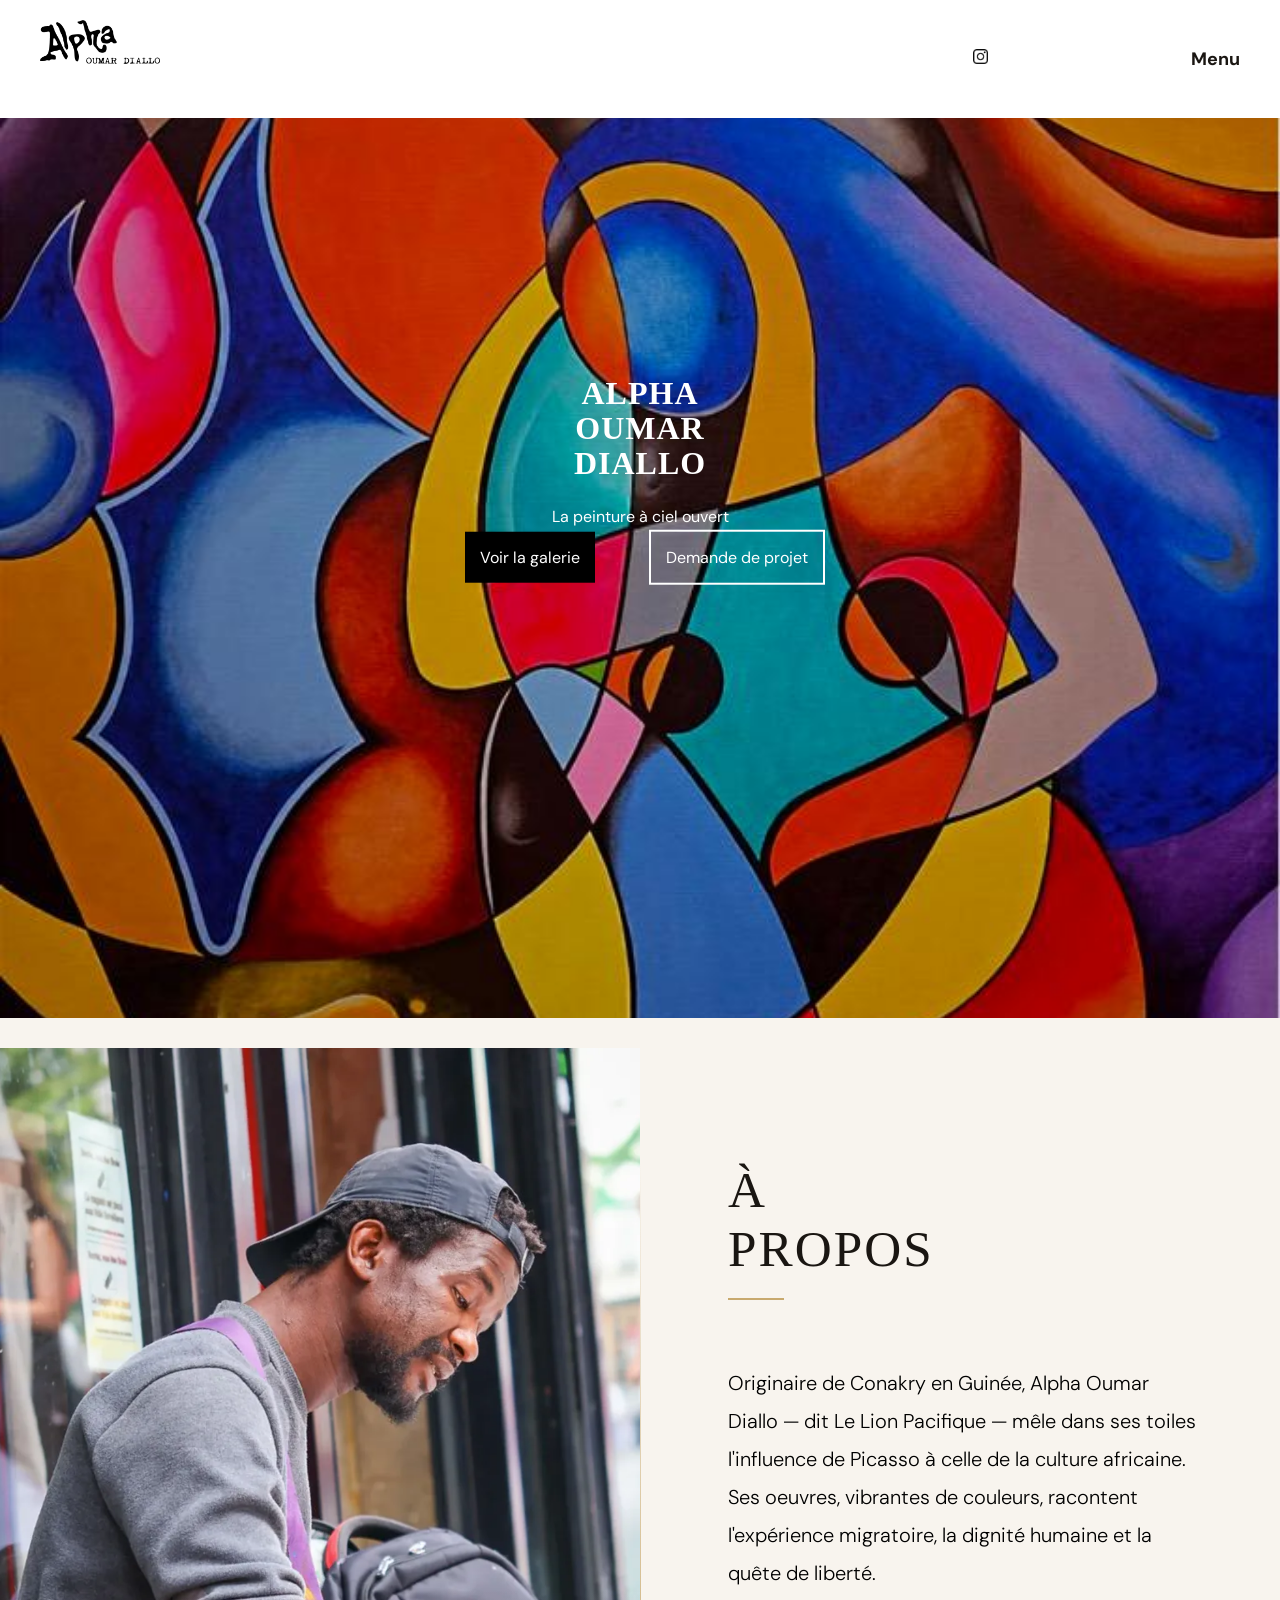
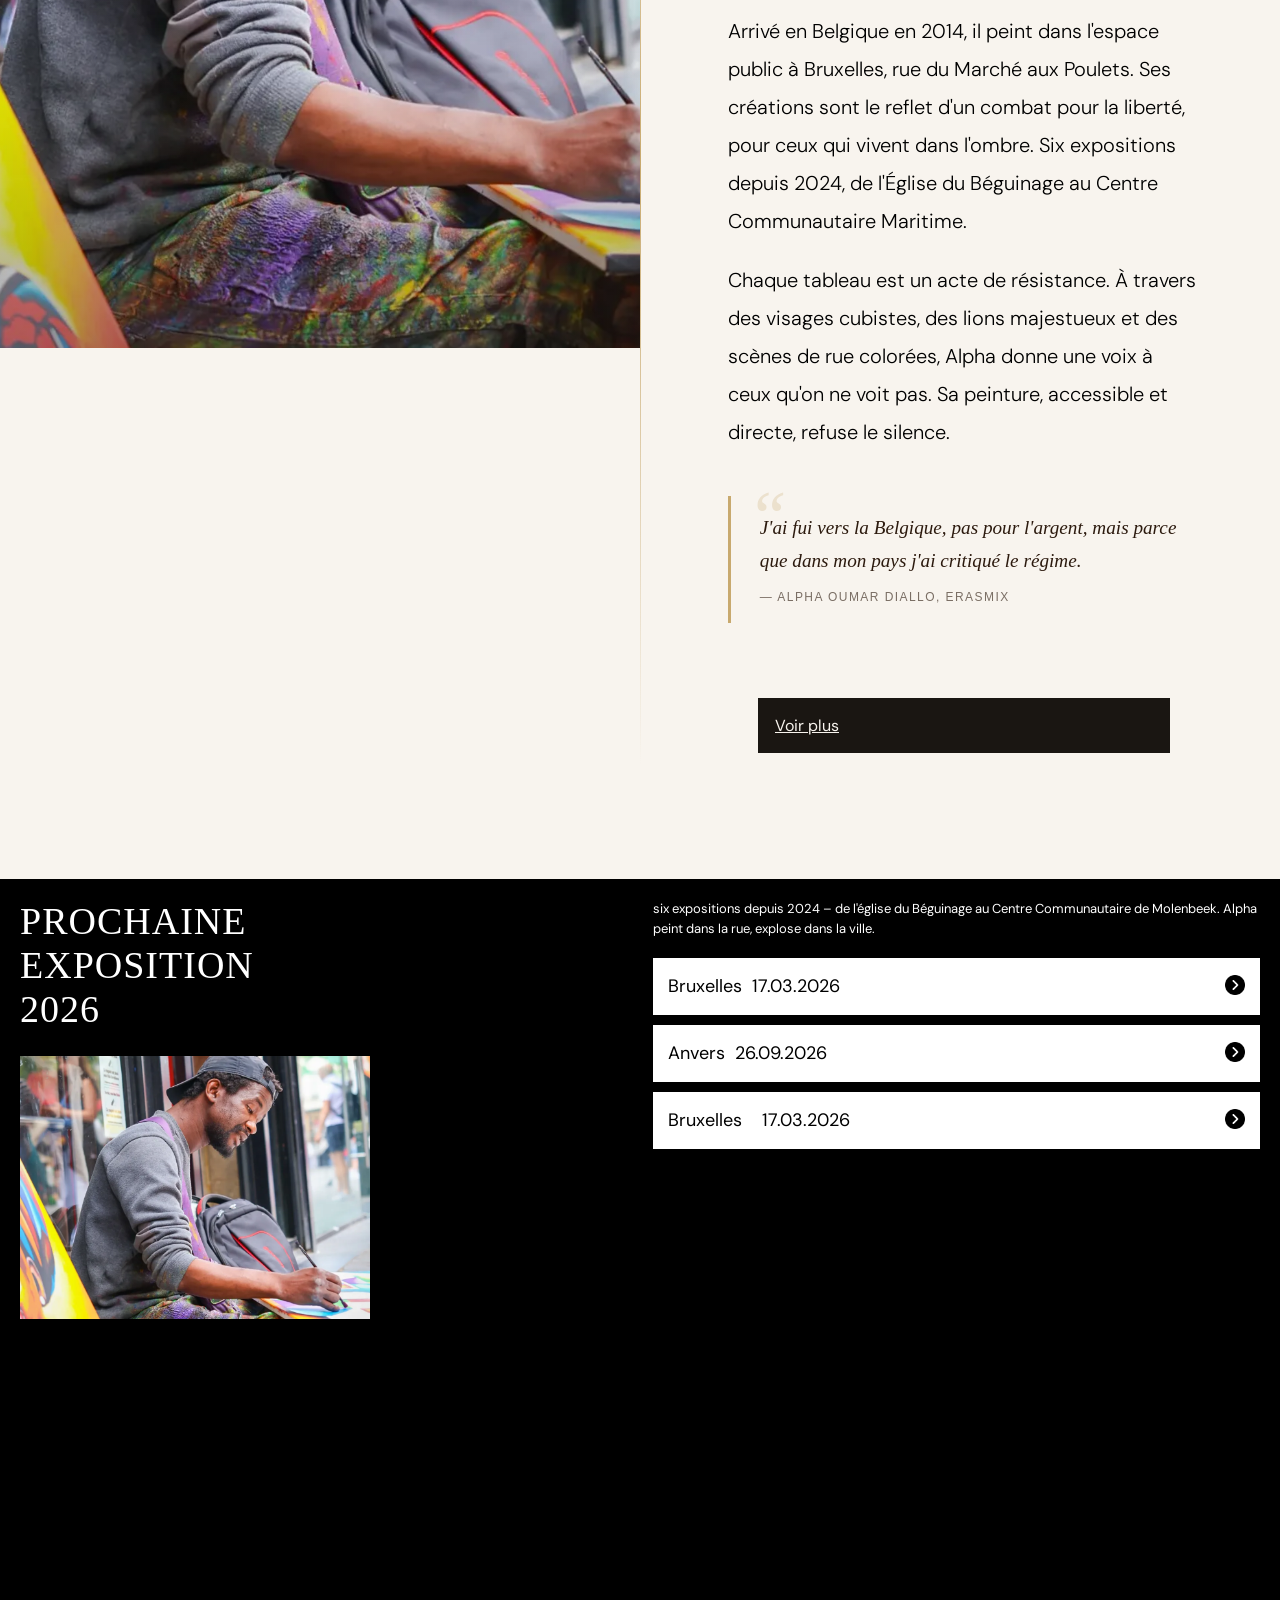
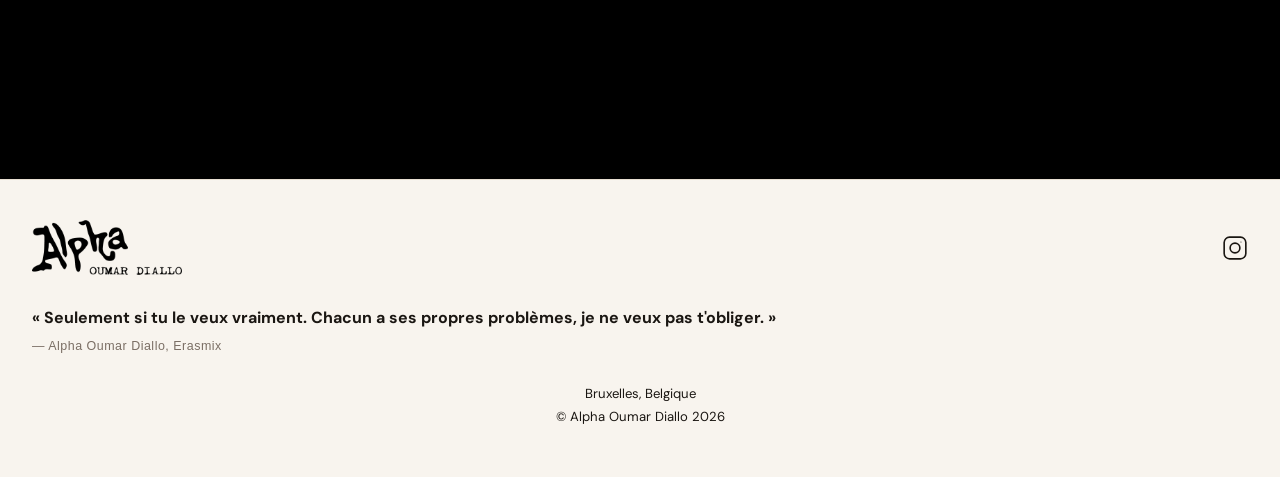
<file: assets/v1/le-lion-pacifique_V1/index.html>
<!DOCTYPE html>
<html lang="fr">
<head>
    <meta charset="UTF-8">
    <meta name="viewport" content="width=device-width, initial-scale=1.0">
    <link rel="stylesheet" href="style.css">
    <title>Lion Pacifique</title>
</head>
<body>
    <!-- Nav bar -->
    <header>
        <div class="container">
            <h1 class="logo">
                <img src="asset/logo.png" alt="Logo Alpha"></h1>

                <span></span>
                <span></span>
                <span></span>

                <a href="https://www.instagram.com/alpha_lion_pacifique/reels/" target="blank"><img src="asset/logo-insta.png" alt="Lien instagram" class="logo-insta"></a>
                
                <input type="checkbox" id="menu-toggle">
                <label for="menu-toggle" class="menu-btn">Menu</label>
                <ul class="menu">
                    <li><a href="galerie.html">Galerie</a></li>
                    <li><a href="biographie.html">Biographie</a></li>
                    <li><a href="#">Projet</a></li>
                </ul>
    
        </div>
    </header>

     <!-- Section Hero -->
    <div class="hero">
        
        <div class="hero-content">
            <h1>ALPHA OUMAR DIALLO</h1>
            <p>La peinture à ciel ouvert</p>

            <div class="socials">
                <a href="galerie.html" class="btn btn1">Voir la galerie</a>
                <a href="https://www.instagram.com/alpha_lion_pacifique/" class="btn">Demande de projet</a>
            </div>
        </div>
    </div>

    <!-- Section about -->
    <section class="about">

        <!-- LEFT: stacked images -->
        <div class="about_image">
          <div class="img-top">
            <img src="asset/artist-street-brussels.webp" alt="Alpha Oumar Diallo peignant dans la rue">
          </div>
        </div>
    
        <!-- RIGHT: text -->
        <div class="about_content">
    
          <h1>À Propos</h1>
    
          <div class="about_text">
            <p>Originaire de Conakry en Guinée, Alpha Oumar Diallo — dit Le Lion Pacifique — mêle dans ses toiles
              l'influence de Picasso à celle de la culture africaine. Ses oeuvres, vibrantes de couleurs,
              racontent l'expérience migratoire, la dignité humaine et la quête de liberté.</p>
    
            <p>Arrivé en Belgique en 2014, il peint dans l'espace public à Bruxelles, rue du Marché aux Poulets.
              Ses créations sont le reflet d'un combat pour la liberté, pour ceux qui vivent dans l'ombre. Six
              expositions depuis 2024, de l'Église du Béguinage au Centre Communautaire Maritime.</p>
    
            <p>Chaque tableau est un acte de résistance. À travers des visages cubistes, des lions majestueux et
              des scènes de rue colorées, Alpha donne une voix à ceux qu'on ne voit pas. Sa peinture, accessible
              et directe, refuse le silence.</p>
          </div>
    
          <blockquote class="about_quote">
            J'ai fui vers la Belgique, pas pour l'argent, mais parce que dans mon pays j'ai critiqué le régime.
            <footer>— Alpha Oumar Diallo, Erasmix</footer>
          </blockquote>
    
          <a href="biographie.html" class="btn btn--dark">Voir plus</a>
    
        </div>
    
      </section>

          <!-- Section Expo     Nawfal -->
    <section class="section_background_color">
        
        <div class="content">
            <div class="left">
                <h1>prochaine exposition 2026</h1>
                <img src="asset/artist-street-brussels.webp" alt="photo del'artiste dans la rue à Bruxelles">
            </div>
            <div class="right">
                <p>six expositions depuis 2024 – de l'église du Béguinage au Centre Communautaire de Molenbeek. Alpha peint dans la rue, explose dans la ville.</p>
                <div class="expositions">
                    <div class="expo">
                      <div class="definir_LD"> 
                        <p>Bruxelles </p> <p>17.03.2026 </p>
                        </div> 
                        <div><a href=""><img src="asset/next.png" alt="flèches"> </a></div>
                    </div>
                    <div class="expo">
                      <div class="definir_LD"> 
                        <p>Anvers </p> <p>26.09.2026 </p>
                        </div> 
                        <div><a href=""><img src="asset/next.png" alt="flèches"> </a></div>

                        
                      </div>
                    <div class="expo">
                      <div class="definir_LD">  
                        <p>Bruxelles </p><span> <a href="asset/barre.jpg"></a></span> <p>17.03.2026 </p>
                        </div> 
                        <div><a href=""><img src="asset/next.png" alt="flèches"> </a></div>

                    </div>
                </div>
            </div>
        </div>

    </section>


    <footer class="site-footer">

        <!-- Footer left -->
        <div class="footer-top">
          <div class="footer-logo">
            <img src="asset/logo.png" alt="Logo Alpha Oumar Diallo">
          </div>
          <a href="https://www.instagram.com/alpha_lion_pacifique/" class="footer-instagram" target="_blank"
            aria-label="Instagram">
            <svg xmlns="http://www.w3.org/2000/svg" width="26" height="26" viewBox="0 0 24 24" fill="none"
              stroke="currentColor" stroke-width="1.5" stroke-linecap="round" stroke-linejoin="round">
              <rect x="2" y="2" width="20" height="20" rx="5" ry="5" />
              <circle cx="12" cy="12" r="4.5" />
              <circle cx="17.5" cy="6.5" r="0.5" fill="currentColor" stroke="none" />
            </svg>
          </a>
        </div>
    
        <!-- Footer centre -->
        <div class="footer-quote-block">
          <blockquote class="footer-quote">
            <strong>« Seulement si tu le veux vraiment. Chacun a ses propres problèmes, je ne veux pas t'obliger. »</strong>
          </blockquote>
          <cite class="footer-cite">— Alpha Oumar Diallo, Erasmix</cite>
        </div>
    
        <!-- Footer right -->
        <div class="footer-bottom">
          <p>Bruxelles, Belgique</p>
          <p>© Alpha Oumar Diallo 2026</p>
        </div>
    
      </footer>
</body>
</html>
</file>
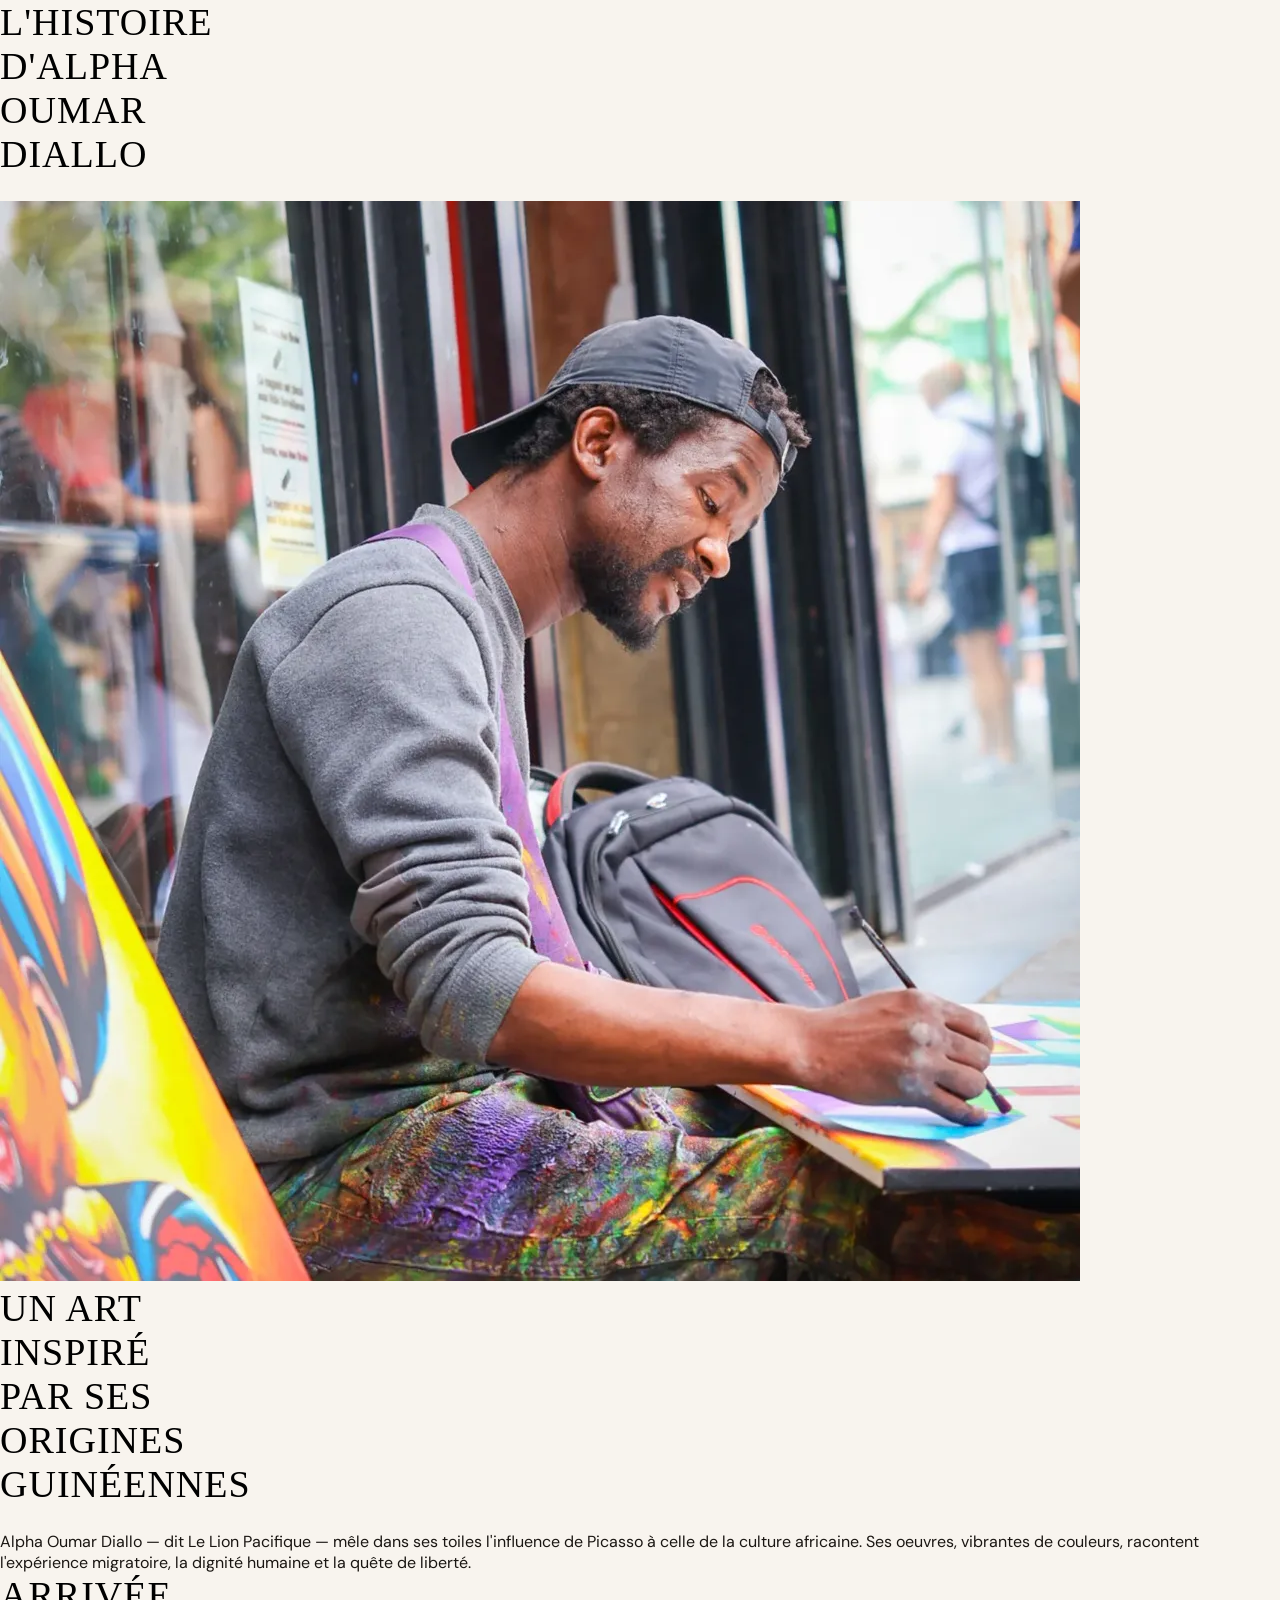
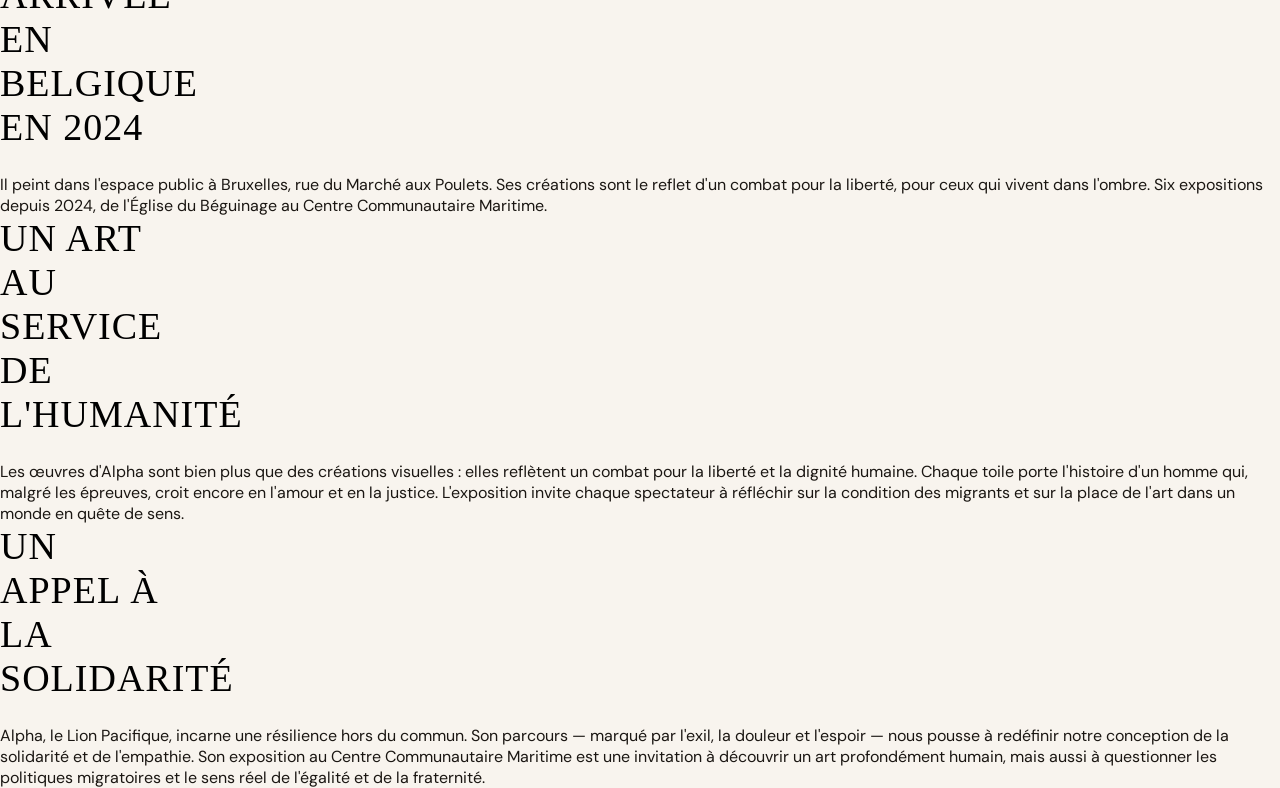
<file: assets/v1/le-lion-pacifique_V1/biographie.html>
<!DOCTYPE html>
<html lang="fr">

<head>
    <meta charset="UTF-8">
    <meta name="viewport" content="width=device-width, initial-scale=1.0">
    <link rel="stylesheet" href="style.css">
    <title>Biographie</title>
</head>

<body>
    <section>
        <h1 class="galerie">L'HISTOIRE D'ALPHA OUMAR DIALLO</h1>
        <img src="asset/artist-street-brussels.webp" alt="Alpha Oumar Diallo peignant dans la rue">
        <h1 class="galerie">Un art inspiré par ses origines guinéennes</h1>
        <p>Alpha Oumar Diallo — dit Le Lion Pacifique — mêle dans ses toiles l'influence de Picasso à celle de la
            culture africaine. Ses oeuvres, vibrantes de couleurs, racontent l'expérience migratoire, la dignité humaine
            et la quête de liberté.</p>
        <h1 class="galerie">Arrivée en Belgique en 2024</h1>
        <p>Il peint dans l'espace public à Bruxelles, rue du Marché aux Poulets. Ses créations sont le reflet d'un
            combat pour la liberté, pour ceux qui vivent dans l'ombre. Six expositions depuis 2024, de l'Église du
            Béguinage au Centre Communautaire Maritime.</p>
        <h1 class="galerie">Un art au service de l'humanité</h1>
        <p>Les œuvres d'Alpha sont bien plus que des créations visuelles : elles reflètent un combat pour la liberté et
            la dignité humaine. Chaque toile porte l'histoire d'un homme qui, malgré les épreuves, croit encore en
            l'amour et en la justice. L'exposition invite chaque spectateur à réfléchir sur la condition des migrants et
            sur la place de l'art dans un monde en quête de sens.</p>
        <h1 class="galerie">Un appel à la solidarité</h1>
        <p>Alpha, le Lion Pacifique, incarne une résilience hors du commun. Son parcours — marqué par l'exil, la douleur
            et l'espoir — nous pousse à redéfinir notre conception de la solidarité et de l'empathie. Son exposition au
            Centre Communautaire Maritime est une invitation à découvrir un art profondément humain, mais aussi à
            questionner les politiques migratoires et le sens réel de l'égalité et de la fraternité.</p>
    </section>
</body>

</html>
</file>
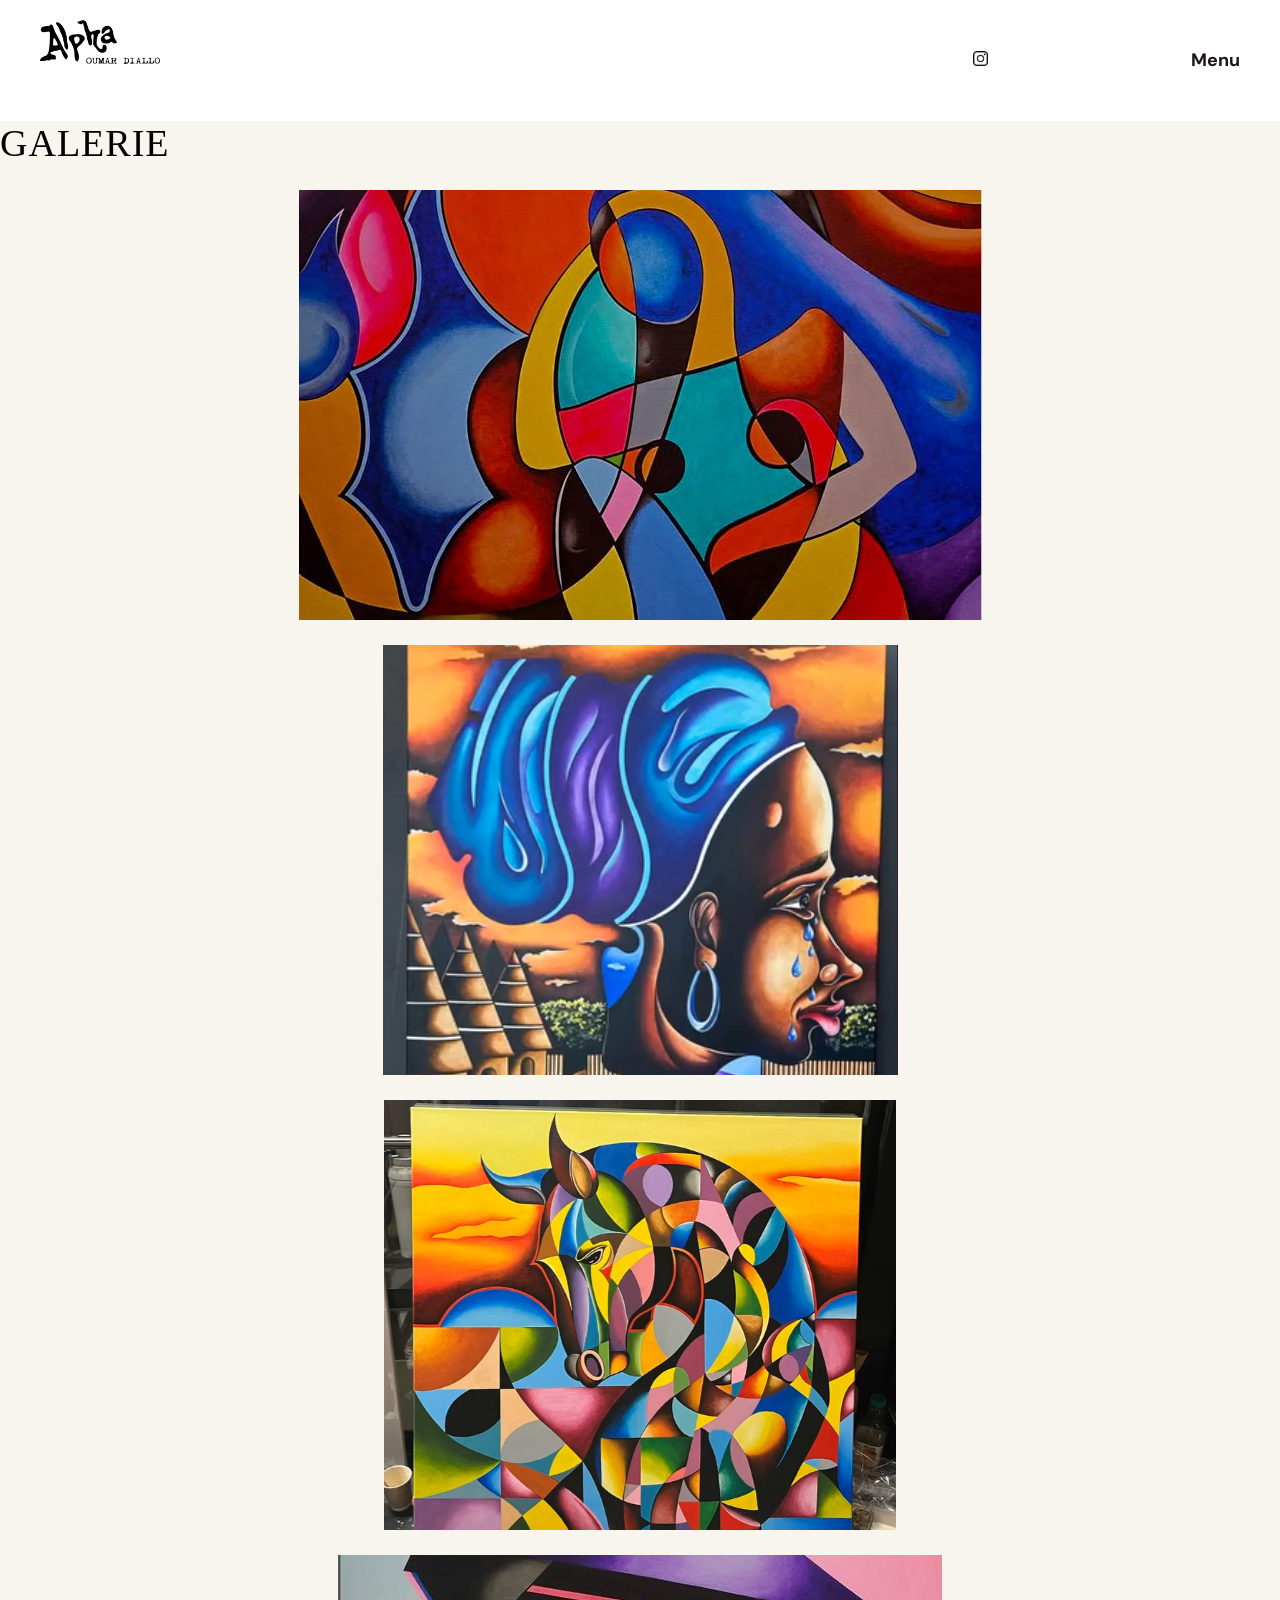
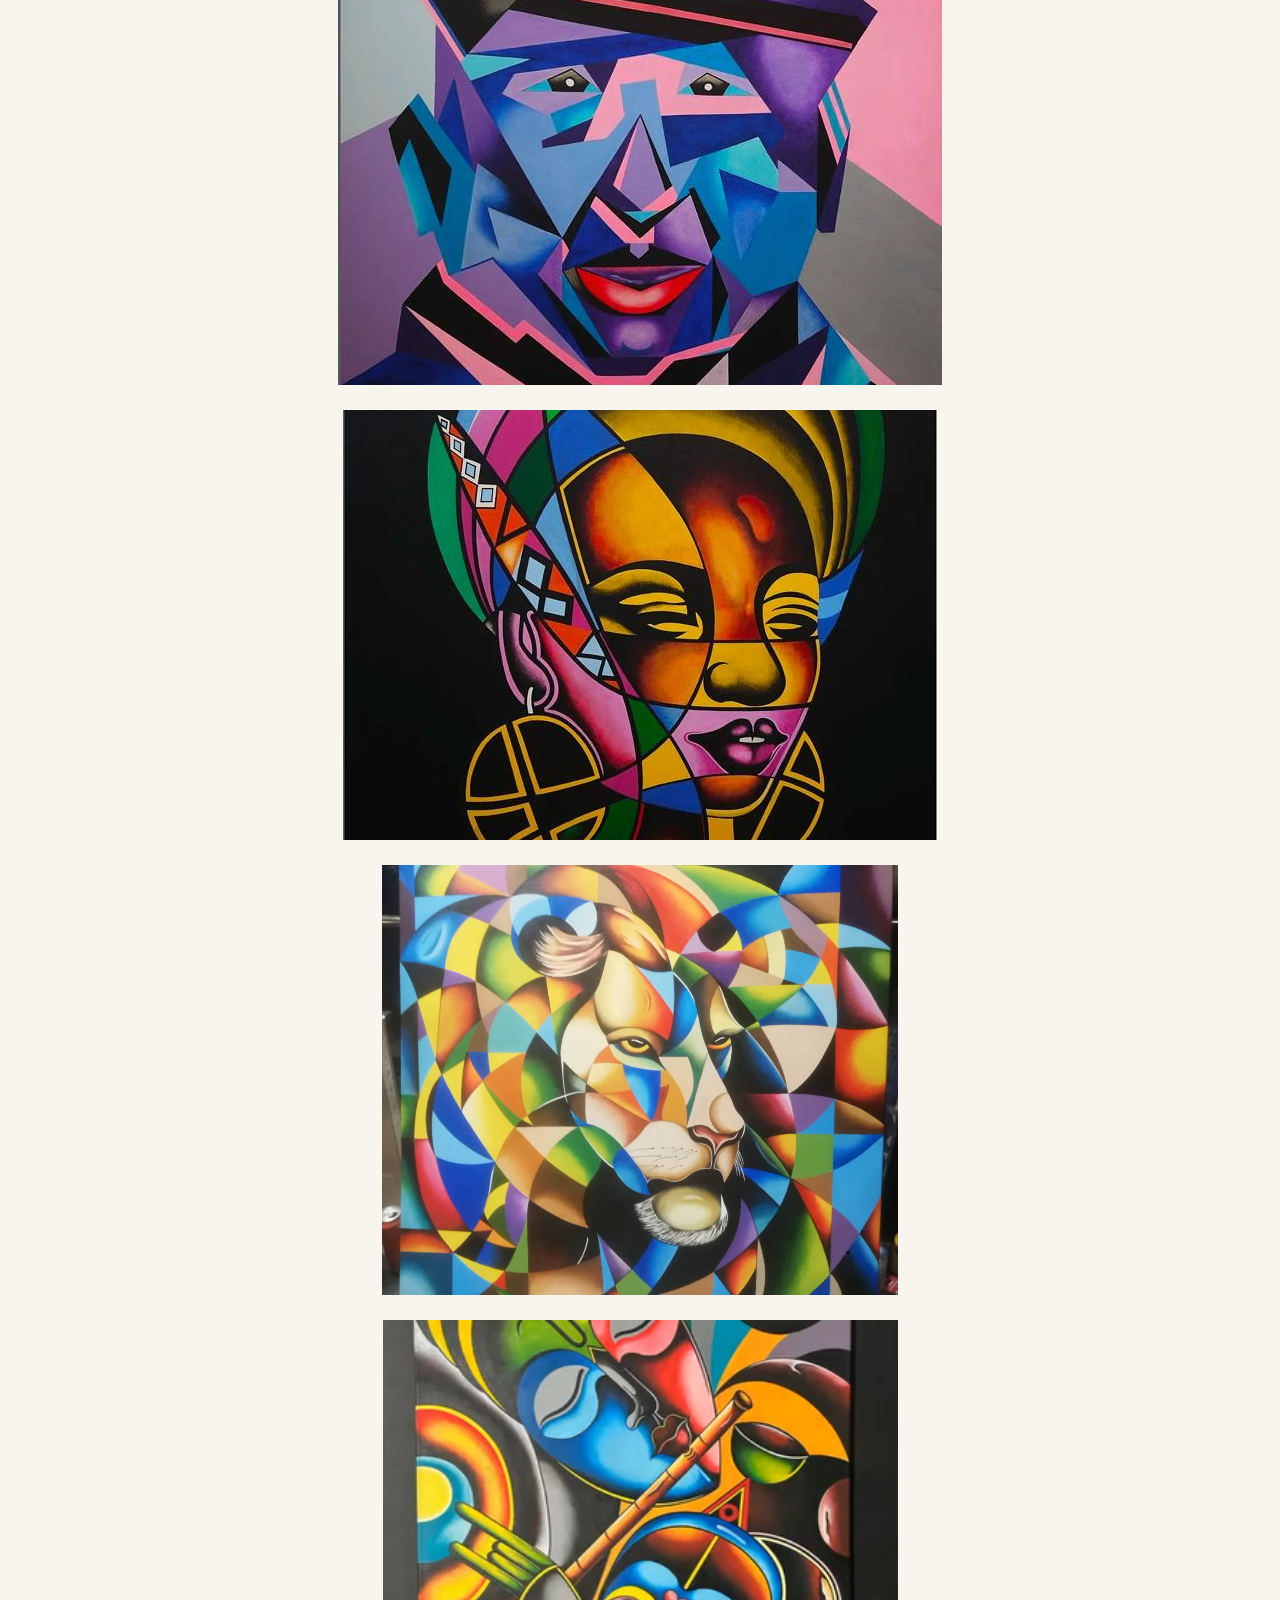
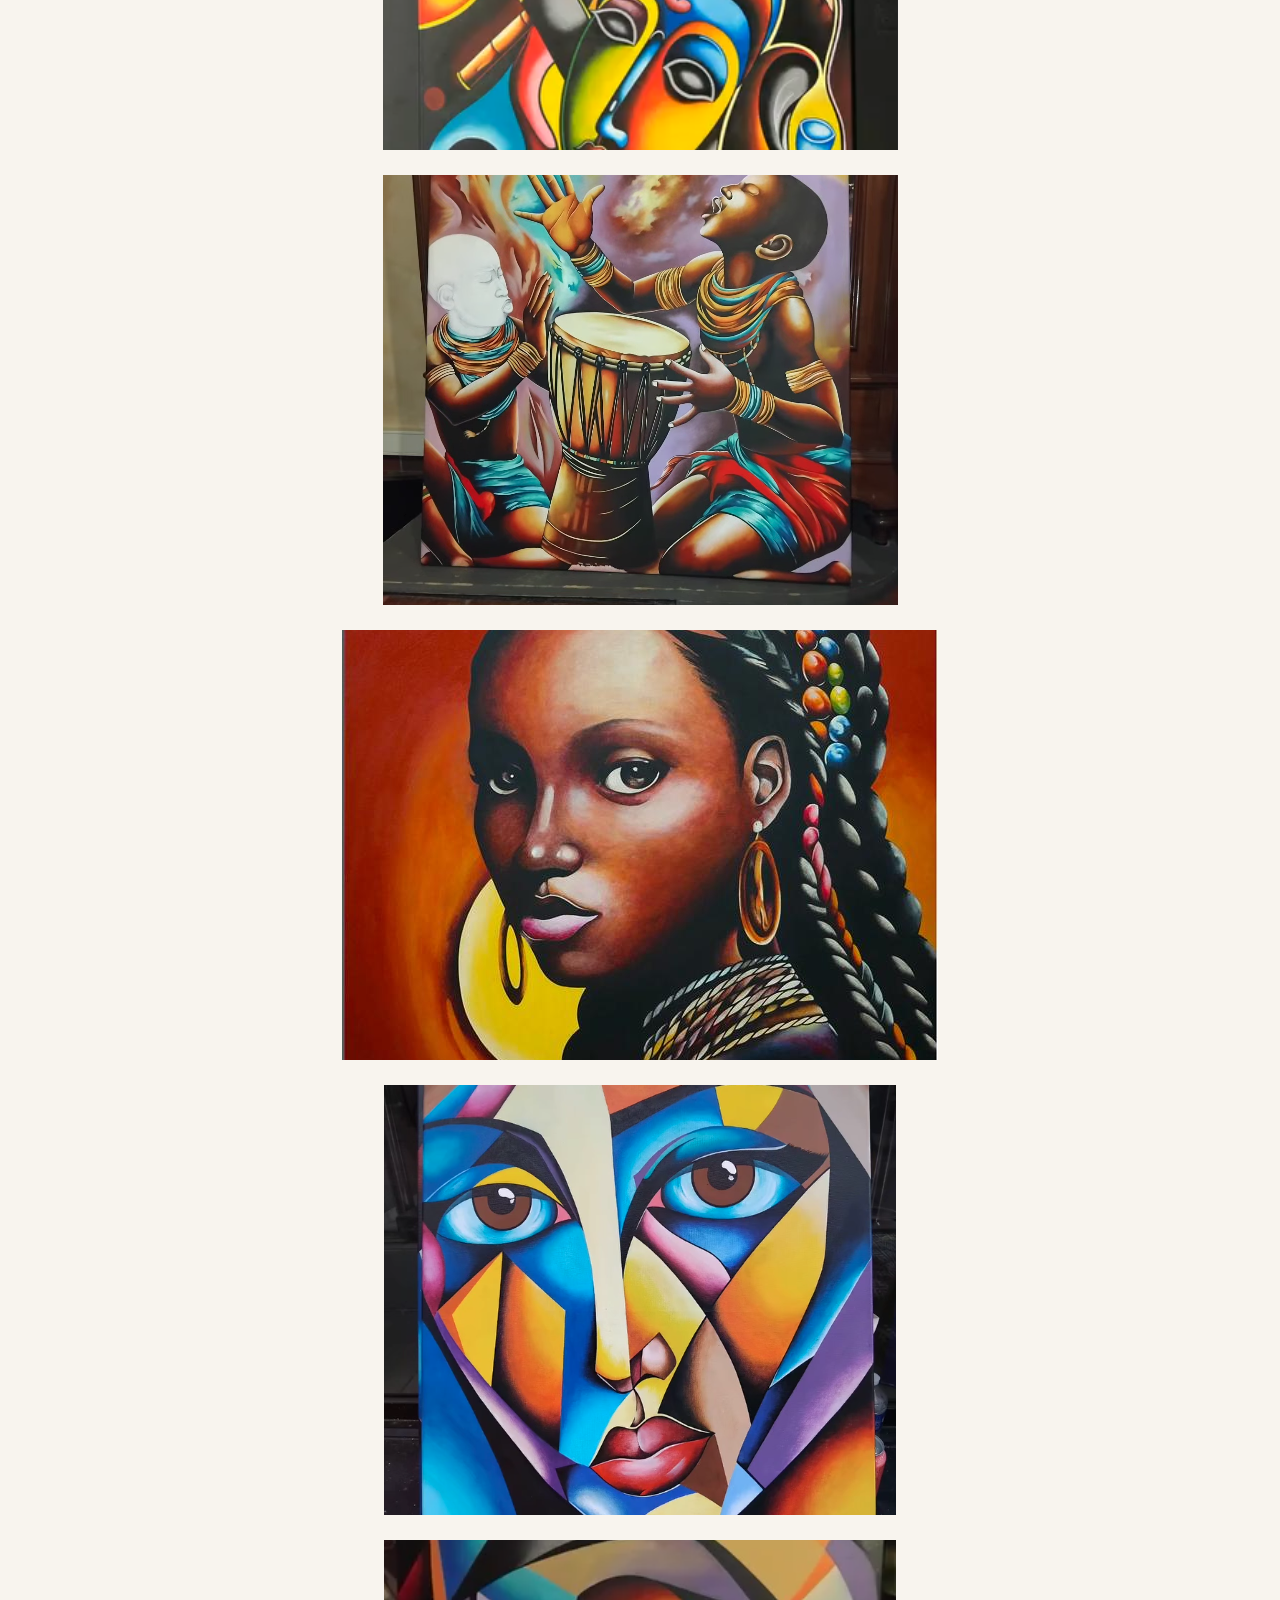
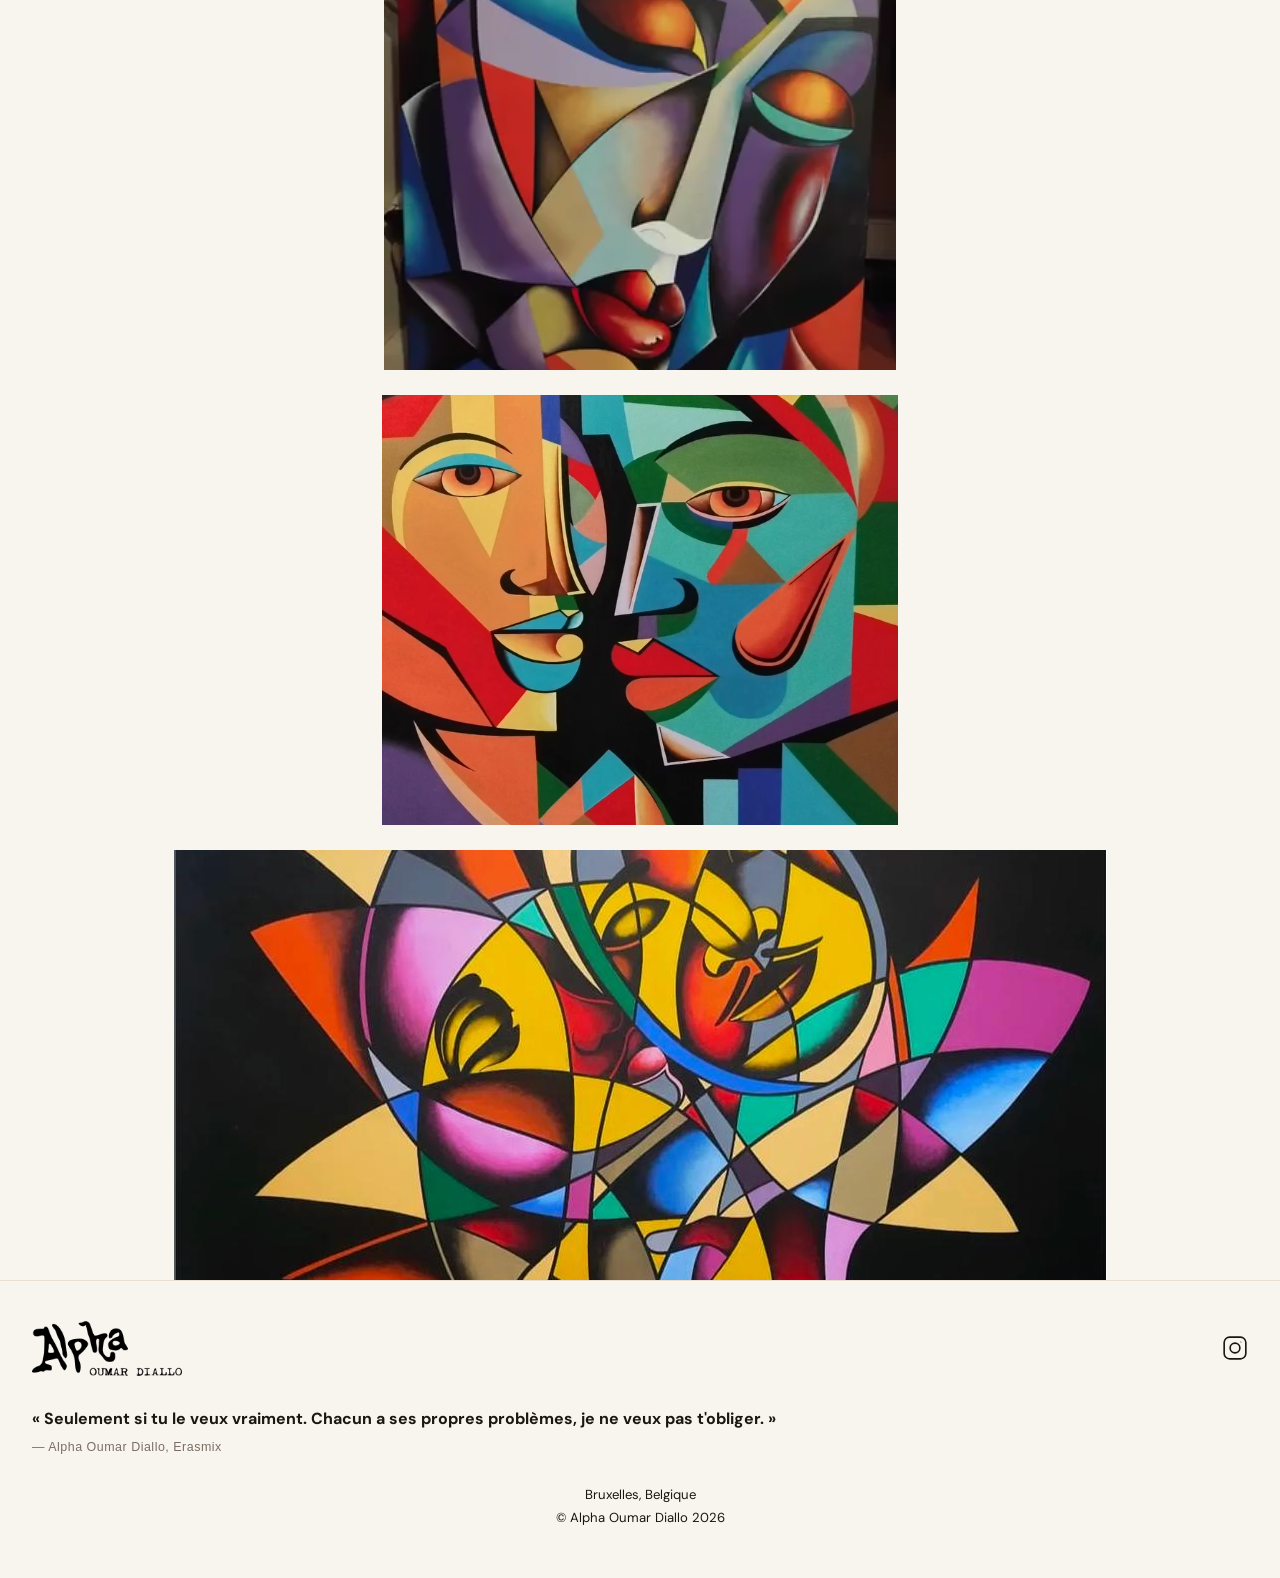
<file: assets/v1/le-lion-pacifique_V1/galerie.html>
<!DOCTYPE html>
<html lang="fr">
<head>
    <meta charset="UTF-8">
    <meta name="viewport" content="width=device-width, initial-scale=1.0">
    <link rel="stylesheet" href="style.css">
    <title>Document</title>
</head>
<body>
    <header>
        <div class="container">
            <h1 class="logo">
                <a href="index.html"><img src="asset/logo.png" alt="Logo Alpha"></a></h1>

                <span></span>
                <span></span>
                <span></span>

                <a href="https://www.instagram.com/alpha_lion_pacifique/reels/" target="blank"><img src="asset/logo-insta.png" alt="Lien instagram" class="logo-insta"></a>
                
                <input type="checkbox" id="menu-toggle">
                <label for="menu-toggle" class="menu-btn">Menu</label>
                <ul class="menu">
                    <li><a href="#">Galerie</a></li>
                    <li><a href="#">Biographie</a></li>
                    <li><a href="#">Projet</a></li>
                </ul>
    
        </div>
    </header>
    
    <!-- Galerie-->
    <h1 class="galerie">GALERIE</h1>
    <div class="galerie-grid">
        <div ><img src="asset/image3.jpeg" alt=""></div>
        <div ><img src="asset/oeuvre-afrique-larme.png" alt=""></div>
        <div ><img src="asset/oeuvre-cheval.png" alt=""></div>
        <div ><img src="asset/oeuvre-femme-turban.jpeg" alt=""></div>
        <div ><img src="asset/oeuvre-geometrique-rose.jpeg" alt=""></div>
        <div ><img src="asset/oeuvre-lion.png" alt=""></div>
        <div ><img src="asset/oeuvre-musicien-flute.png" alt=""></div>
        <div ><img src="asset/oeuvre-musiciens.png" alt=""></div>
        <div ><img src="asset/oeuvre-portrait-femme.jpeg" alt=""></div>
        <div ><img src="asset/oeuvre-visage-bleu.png" alt=""></div>
        <div ><img src="asset/oeuvre-visage-sombre.png" alt=""></div>
        <div ><img src="asset/oeuvre-visages-duo.png" alt=""></div>
        <div ><img src="asset/oeuvre-visages-fleur.jpeg" alt=""></div>
    </div>


    <footer class="site-footer">

        <!-- Footer left -->
        <div class="footer-top">
          <div class="footer-logo">
            <img src="asset/logo.png" alt="Logo Alpha Oumar Diallo">
          </div>
          <a href="https://www.instagram.com/alpha_lion_pacifique/" class="footer-instagram" target="_blank"
            aria-label="Instagram">
            <svg xmlns="http://www.w3.org/2000/svg" width="26" height="26" viewBox="0 0 24 24" fill="none"
              stroke="currentColor" stroke-width="1.5" stroke-linecap="round" stroke-linejoin="round">
              <rect x="2" y="2" width="20" height="20" rx="5" ry="5" />
              <circle cx="12" cy="12" r="4.5" />
              <circle cx="17.5" cy="6.5" r="0.5" fill="currentColor" stroke="none" />
            </svg>
          </a>
        </div>
    
        <!-- Footer centre -->
        <div class="footer-quote-block">
          <blockquote class="footer-quote">
            <strong>« Seulement si tu le veux vraiment. Chacun a ses propres problèmes, je ne veux pas t'obliger. »</strong>
          </blockquote>
          <cite class="footer-cite">— Alpha Oumar Diallo, Erasmix</cite>
        </div>
    
        <!-- Footer right -->
        <div class="footer-bottom">
          <p>Bruxelles, Belgique</p>
          <p>© Alpha Oumar Diallo 2026</p>
        </div>
    
      </footer>
</body>
</html>
</file>
<file: assets/v1/le-lion-pacifique_V1/style.css>
@import url('https://fonts.googleapis.com/css2?family=DM+Sans:ital,opsz,wght@0,9..40,100..1000;1,9..40,100..1000&display=swap');

/* reset */
*{
    margin:0;
    padding:0;
    box-sizing:border-box;
    font-family: "DM Sans", sans-serif;
}

header{
    background:white;
    padding:20px;
}

/* ligne logo + menu */
.container{
    max-width:1200px;
    margin:auto;
    display:flex;
    justify-content:space-between;
    align-items:center;
    flex-wrap:wrap;
}

/* logo */
.logo img{
    width:120px;
}
.logo-insta {
    width: 15px;
}

/* nav reste à droite */
nav{
    display:flex;
    flex-direction:column;
    align-items:flex-end;
}

/* cacher checkbox */
#menu-toggle{
    display:none;
}

/* bouton menu */
.menu-btn{
    cursor:pointer;
    font-weight:bold;
    font-size:18px;
}

/* menu caché */
.menu{
    display:none;
    list-style:none;
    width:100%;
    margin-top:15px;
}

/* menu ouvert */
#menu-toggle:checked + .menu-btn + .menu{
    display:flex;
    justify-content:center;
    gap:60px;
}

/* liens */
.menu a{
    text-decoration:none;
    color:black;
    font-size:16px;
}


.hero {
    height: 100vh;
    background-image: url("asset/image3.jpeg");
    background-size: cover;
    background-position: center;
    color: white;
    display: flex;
    align-items: center;
    justify-content: center;
    margin-bottom: 30px;
}
nav a {
    margin-left: 20px;
    text-decoration: none;
    color: white;
    font-weight: bold;
    text-transform: uppercase;
}


.hero-content {
    top: 50%;
    left: 10%;
    transform: translateY(-50%);
    max-width: 600px;
    display: flex;
    align-items: center;
    justify-content: center;
    flex-direction: column;
}

.hero-content h1 {
    font-size: 32px;
    font-weight: bold;
    line-height: 1.1;
    align-items: center;
    justify-content: center;
    flex-direction: column;
    text-align: center;
    
}

.socials {
    margin-top: 20px;
}

.socials a {
    margin-right: 20px;
    text-decoration: none;
    color: white;
}

.btn {
    border: solid 2px white;
    padding: 15px;
    margin: 30px;
}
.btn1{
    background-color: black;
    border: black;
}

:after {
    box-sizing: border-box;
    margin: 0;
    padding: 0;
}
:root {
    --ink: #1a1612;
    --cream: #f8f4ee;
    --warm: #e8dfd2;
    --gold: #c8a96e;
    --muted: #7a6e64;
    --accent: #2c1a0e;
}

body {
    background-color: var(--cream);
    color: var(--ink);
    font-family: 'Cormorant Garamond', serif;
    min-height: 100vh;
    overflow-x: hidden;
}

/* ── SECTION WRAPPER ── */
.about {
    display: grid;
    grid-template-columns: 1fr 1fr;
    min-height: 100vh;
}

/* ── LEFT : IMAGES ── */
.about_image {
    position: sticky;
    top: 0;
    height: 100vh;
    overflow: hidden;
    display: grid;
}

.about_image img {
    width: 100%;
    height: 100%;
    object-fit: cover;
    display: block;
    transition: transform 0.8s ease;
}

.about_image img:hover {
    transform: scale(1.03);
}

.img-top {
    position: relative;
}

.img-top::after {
    content: '';
    position: absolute;
    inset: 0;
    background: linear-gradient(180deg, transparent 60%, rgba(26, 22, 18, 0.35) 100%);
    pointer-events: none;
}

.img-bottom {
    filter: brightness(0.88) saturate(1.15);
}

/* ── RIGHT : CONTENT ── */
.about_content {
    padding: 7rem 5rem 6rem 5.5rem;
    display: flex;
    flex-direction: column;
    gap: 2.4rem;
    position: relative;
}

/* Decorative vertical rule */
.about_content::before {
    content: '';
    position: absolute;
    left: 0;
    top: 8%;
    bottom: 8%;
    width: 1px;
    background: linear-gradient(180deg, transparent, var(--gold), transparent);
}

/* ── HEADING ── */
.about_content h1 {
    font-family: 'Playfair Display', serif;
    font-size: clamp(2.2rem, 4vw, 3.4rem);
    font-weight: 400;
    letter-spacing: 0.04em;
    color: var(--ink);
    position: relative;
    padding-bottom: 1.4rem;
}

.about_content h1::after {
    content: '';
    position: absolute;
    bottom: 0;
    left: 0;
    width: 3.5rem;
    height: 2px;
    background: var(--gold);
}

/* ── BODY TEXT ── */
.about_text p {
    font-size: clamp(1.2rem, 1.6vw, 1.25rem);
    font-weight: 300;
    line-height: 1.9;
    color: black;
}

.about_text p+p {
    margin-top: 1.3rem;
}

/* ── BLOCKQUOTE ── */
.about_quote {
    border-left: 3px solid var(--gold);
    padding: 1rem 0 1rem 1.8rem;
    font-family: 'Playfair Display', serif;
    font-style: italic;
    font-size: clamp(1.05rem, 1.5vw, 1.22rem);
    color: var(--accent);
    line-height: 1.7;
    margin: 0.4rem 0;
    position: relative;
}

.about_quote::before {
    content: '\201C';
    font-size: 4.5rem;
    color: var(--gold);
    opacity: 0.25;
    position: absolute;
    top: -1rem;
    left: 1rem;
    line-height: 1;
    font-family: 'Playfair Display', serif;
}

.about_quote footer {
    margin-top: 0.6rem;
    font-family: 'Instrument Sans', sans-serif;
    font-style: normal;
    font-size: 0.75rem;
    letter-spacing: 0.12em;
    text-transform: uppercase;
    color: var(--muted);
}

/* ── BUTTON ── */
.btn3 {
    display: inline-flex;
    align-items: center;
    gap: 0.7rem;
    padding: 0.9rem 2.2rem;
    font-family: 'Instrument Sans', sans-serif;
    font-size: 0.78rem;
    font-weight: 500;
    letter-spacing: 0.16em;
    text-transform: uppercase;
    text-decoration: none;
    border: 1px solid transparent;
    cursor: pointer;
    transition: background 0.3s, color 0.3s, border-color 0.3s, transform 0.2s;
    align-self: flex-start;
    align-self: stretch;
    justify-content: center;
    margin: 0 -2rem;
}

.btn3::after {
    content: '→';
    font-size: 1rem;
    transition: transform 0.3s;
}

.btn3:hover::after {
    transform: translateX(4px);
}

.btn--dark {
    background: var(--ink);
    color: var(--cream);
    border-color: var(--ink);
}

.btn--dark:hover {
    background: var(--accent);
    border-color: var(--accent);
    transform: translateY(-2px);
}


/* section_background_color : règle globale pour la section principale */
.section_background_color {
    /* fond noir pour contraste fort */
    background-color: black;
    /* texte en blanc pour rester lisible sur fond sombre */
    color: white;
    /* espace intérieur réduit pour tenir dans l'height */
    padding: 20px;
    height: 100vh; /* occupe toute la hauteur de la fenêtre pour un effet plein écran */
    overflow: hidden; /* empêche le contenu de scroller */
}

/* style du titre principal */
h1 {
    /* blanc pour rester visible */
    color: white;
    /* largeur maximale pour forcer les sauts de ligne */
    max-width: 180px;
    /* majuscules automatiques */
    text-transform: uppercase;
    /* police élégante et soignée */
    font-family: Georgia, serif;
    /* poids léger pour l'aspect aérien */
    font-weight: 300;
    /* espacement entre les lettres pour respirer */
    letter-spacing: 1px;
    /* taille du texte réduite proportionnellement */
    font-size: 38px;
    /* suppression de la marge haute et marge inférieure réduite */
    margin: 0 0 25px 0;
}


/* conteneur principal en deux colonnes */
.content {
    display: flex;              /* flexbox pour aligner gauche/droite */
    gap: 25px;                  /* espace réduit entre les colonnes */
    align-items: flex-start;    /* aligner le contenu verticalement en haut */
}

/* colonne gauche : prend 50% de l'espace disponible */
.left {
    flex: 1;
}

/* image dans la colonne gauche */
.left img {
    /* limite maximale ajustable, s'adapte à la largeur du parent */
    max-width: 350px;
    width: 100%;
    height: auto;
    aspect-ratio: 4 / 3;            /* forcer un cadre rectangulaire */
    object-fit: cover;              /* recadrage si nécessaire */
    display: block;                 /* supprime l'espace sous l'image */;
}

/* colonne droite : description et listes */
.right {
    flex: 1;
}

/* paragraphes de la colonne droite */
.right p {
    margin-top: 0;          /* élimine la marge supérieure par défaut */
    margin-bottom: 20px;    /* espace réduit après le paragraphe */
    line-height: 1.5;       /* hauteur de ligne pour la lisibilité */
    font-size: 13px;        /* taille du texte ajustée */
}

/* conteneur des éléments d'exposition */
.expositions {
    display: flex;
    flex-direction: column;  /* chaque expo sur sa propre ligne */
    gap: 10px;               /* espace réduit entre chaque bloc */
}

/* style pour chaque bloc d'exposition */
.expo {
    background-color: white;     /* fond blanc pour contraster */
    color: black;                /* texte noir pour lisibilité */
    padding: 15px;               /* espace intérieur réduit */
    display: flex;               /* flex pour aligner texte et flèche */
    justify-content: space-between; /* texte à gauche, flèche à droite */
    align-items: center;         /* centrer verticalement la ligne */
    font-size: 13px;             /* texte légèrement réduit */
}

/* réduit la taille des images de flèche */
.expo img {
    width: 20px;    /* taille réduite pour la flèche */
    height: auto;   /* conserve le ratio de l'image */
}

.definir_LD{
    display: flex;
    flex-direction: row;
    gap: 10px;
}

.expo p{
    font-size: 18px;   /* taille de police pour les titres d'exposition */
    margin: 0px;        /* élimine les marges pour un alignement propre */
}

.galerie {
    color: black;
}

.galerie-grid {
    display: grid; 
 
    grid-template-rows: 1fr 1fr 1fr 1fr 1fr 1fr 1fr 1fr 1fr 1fr 1fr 1fr 1fr;
    grid-template-columns: 1fr;
    
    gap: 25px;
    display: flex;
    flex-direction: column;
    justify-content: center;
    align-items: center;
    width: 100%;

 }
 .galerie-grid > div {
     max-height: 430px;
     max-width: 90%;
     background-position: center;
     display: flex;
     justify-content: center;
     align-items: center;
     overflow: hidden;

 }
.galerie-grid div img{
    width: 400px;
    justify-self: center;
    align-self: center;
    width: 100%;
}

/* ── ENTRANCE ANIMATIONS ── */
@keyframes fadeUp {
    from {
        opacity: 0;
        transform: translateY(24px);
    }

    to {
        opacity: 1;
        transform: translateY(0);
    }
}

.about_content>* {
    animation: fadeUp 0.75s ease both;
}

.about_content>*:nth-child(1) {
    animation-delay: 0.1s;
}

.about_content>*:nth-child(2) {
    animation-delay: 0.25s;
}

.about_content>*:nth-child(3) {
    animation-delay: 0.38s;
}

.about_content>*:nth-child(4) {
    animation-delay: 0.5s;
}

@keyframes fadeIn {
    from {
        opacity: 0;
    }

    to {
        opacity: 1;
    }
}

.about_image {
    animation: fadeIn 1s ease both;
}

@media (max-width: 900px) {
    .about {
        grid-template-columns: 1fr;
    }

    .about_image {
        position: relative;
        height: 55vw;
        min-height: 300px;
        grid-template-rows: 1fr;
    }

    .about_image .img-bottom {
        display: none;
    }

    .about_content {
        padding: 3.5rem 2rem 4rem;
    }

    .about_content::before {
        display: none;
    }
}

@media (max-width: 480px) {
    .about_content {
        padding: 2.5rem 1.4rem 3rem;
        gap: 2rem;
    }
}

/* ── FOOTER ── */
.site-footer {
  display: flex;
  flex-direction: column;
  gap: 1.8rem;
  padding: 2.5rem 2rem 3rem;
  border-top: 1px solid var(--warm);
  background: var(--cream);
}

/* Ligne 1 : logo + instagram */
.footer-top {
  display: flex;
  align-items: center;
  justify-content: space-between;
}

.footer-logo {
  display: flex;
  align-items: baseline;
  gap: 1rem;
}
.footer-logo img{
    width: 150px;
}
.logo-alpha {
  font-family: 'Playfair Display', serif;
  font-size: 1.6rem;
  font-weight: 700;
  letter-spacing: -0.02em;
  color: var(--ink);
  line-height: 1;
}

.logo-name {
  font-family: 'Instrument Sans', sans-serif;
  font-size: 0.52rem;
  letter-spacing: 0.22em;
  text-transform: uppercase;
  color: var(--muted);
}

.footer-instagram {
  color: var(--ink);
  text-decoration: none;
  transition: color 0.2s, transform 0.2s;
  display: flex;
}

.footer-instagram:hover {
  color: var(--gold);
  transform: scale(1.1);
}

/* Ligne 2 : citation */
.footer-quote-block {
  display: flex;
  flex-direction: column;
  gap: 0.5rem;
}

.footer-quote {
  font-family: 'Cormorant Garamond', serif;
  font-size: 1rem;
  font-weight: 400;
  line-height: 1.7;
  color: var(--ink);

}

.footer-cite {
  font-family: 'Instrument Sans', sans-serif;
  font-style: normal;
  font-size: 0.78rem;
  color: var(--muted);
  letter-spacing: 0.04em;
}

/* Ligne 3 : copyright */
.footer-bottom {
  text-align: center;
  font-family: 'Instrument Sans', sans-serif;
  font-size: 0.82rem;
  color: var(--ink);
  line-height: 1.8;
}


/* Media queries pour la responsivité */
@media (max-width: 768px) {
    .section_background_color {
        padding: 10px; /* Réduire le padding sur mobile */
        height: auto; /* Permettre au contenu de s'étendre */
        overflow: visible; /* Permettre le scroll si nécessaire */
    }

    .content {
        display: flex;
        flex-direction: column; /* Empiler les colonnes sur mobile */
        gap: 15px; /* Ajuster l'espace */
    }

    h1 {
        font-size: 28px; /* Réduire la taille du titre */
        max-width: none; /* Permettre au titre de prendre toute la largeur */
    }

    .left img {
        max-width: 100%; /* Image pleine largeur sur mobile */
    }

    .right p {
        font-size: 14px; /* Légèrement augmenter la taille du texte pour la lisibilité */
    }

    .expo {
    

        align-items: center; /* Aligner à gauche */
        gap: 5px; /* Espace entre les éléments */
    }

    .definir_LD {
        display: flex;
        flex-direction: row; /* Empiler les dates et lieux */
        gap: 10px;
    }
}
</file>
